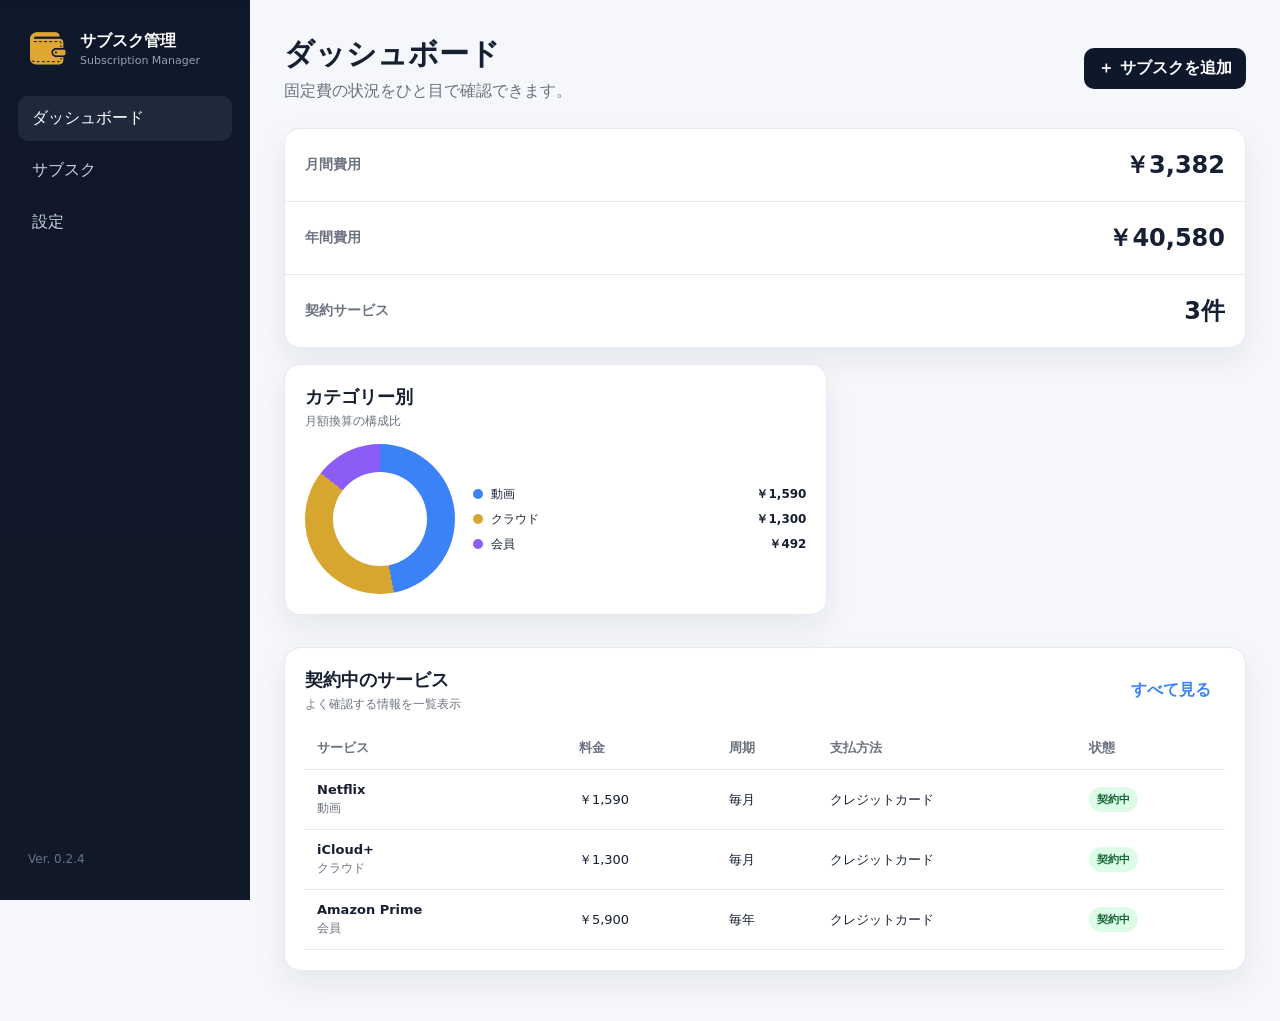
<file: index.html>
<!doctype html>
<html lang="ja">
<head>
  <meta charset="utf-8" />
  <meta name="viewport" content="width=device-width, initial-scale=1" />
  <meta name="theme-color" content="#0f172a" />
  <meta name="mobile-web-app-capable" content="yes" />
  <meta name="apple-mobile-web-app-capable" content="yes" />
  <meta name="apple-mobile-web-app-status-bar-style" content="black-translucent" />
  <meta name="apple-mobile-web-app-title" content="サブスク管理" />
  <title>サブスク管理</title>
  <link rel="manifest" href="manifest.json?v=014" />
  <link rel="icon" type="image/png" href="app_icon.png?v=014" />
  <link rel="apple-touch-icon" sizes="180x180" href="icons/apple-touch-icon.png?v=014" />
  <link rel="stylesheet" href="styles.css?v=014" />
</head>
<body>
  <div class="app-shell">
    <aside class="sidebar">
      <div class="brand">
        <div class="brand-mark"><img src="app_icon.png?v=014" alt="サブスク管理" /></div>
        <div>
          <div class="brand-title">サブスク管理</div>
          <div class="brand-sub">Subscription Manager</div>
        </div>
      </div>
      <nav id="sideNav" class="nav-list">
        <button class="nav-item active" data-view="dashboard">ダッシュボード</button>
        <button class="nav-item" data-view="subscriptions">サブスク</button>
        <button class="nav-item" data-view="settings">設定</button>
      </nav>
      <div class="sidebar-footer">Ver. 0.2.4</div>
    </aside>

    <main class="main">
      <header class="topbar">
        <div>
          <h1 id="pageTitle">ダッシュボード</h1>
          <p id="pageSubtitle">固定費の状況をひと目で確認できます。</p>
        </div>
        <button id="addSubscriptionBtn" class="primary-btn">＋ サブスクを追加</button>
      </header>

      <section id="dashboard" class="view active">
        <article class="summary-card">
          <div class="summary-metric">
            <span>月間費用</span>
            <strong id="monthlyTotal">¥0</strong>
          </div>
          <div class="summary-metric">
            <span>年間費用</span>
            <strong id="yearlyTotal">¥0</strong>
          </div>
          <div class="summary-metric">
            <span>契約サービス</span>
            <strong id="activeCount">0件</strong>
          </div>
        </article>

        <div class="two-column">
          <article class="panel">
            <div class="panel-head"><div><h2>カテゴリー別</h2><p>月額換算の構成比</p></div></div>
            <div class="donut-wrap"><div id="categoryDonut" class="donut"></div><div id="categoryLegend" class="legend"></div></div>
          </article>
        </div>

        <article class="panel">
          <div class="panel-head"><div><h2>契約中のサービス</h2><p>よく確認する情報を一覧表示</p></div><button class="text-btn" data-jump="subscriptions">すべて見る</button></div>
          <div id="dashboardSubscriptions" class="table-wrap"></div>
        </article>
      </section>

      <section id="subscriptions" class="view">
        <div class="toolbar">
          <input id="searchInput" class="input" type="search" placeholder="サービス名を検索" />
          <select id="statusFilter" class="input"><option value="all">すべての状態</option><option value="active">契約中</option><option value="planned">解約予定</option><option value="inactive">停止中</option></select>
          <select id="categoryFilter" class="input"><option value="all">すべてのカテゴリー</option></select>
          <select id="sortSelect" class="input"><option value="priceDesc">金額が高い順</option><option value="name">サービス名順</option></select>
        </div>
        <article class="panel"><div id="subscriptionTable" class="table-wrap"></div></article>
      </section>

      <section id="settings" class="view">
        <div class="settings-grid">
          <article class="panel">
            <div class="panel-head"><div><h2>表示設定</h2><p>この端末に保存されます。</p></div></div>
            <label class="field"><span>テーマ</span><select id="themeSelect" class="input"><option value="light">ライト</option><option value="dark">ダーク</option></select></label>
            <label class="field"><span>基本通貨</span><select id="currencySelect" class="input"><option value="JPY">JPY（円）</option><option value="USD">USD（米ドル）</option><option value="EUR">EUR（ユーロ）</option></select></label>
          </article>
          <article class="panel">
            <div class="panel-head"><div><h2>データ管理</h2><p>バックアップと復元</p></div></div>
            <div class="action-stack">
              <button id="backupBtn" class="secondary-btn">JSONバックアップ</button>
              <label class="secondary-btn file-btn">JSONから復元<input id="restoreInput" type="file" accept="application/json" hidden></label>
              <button id="resetBtn" class="danger-btn">すべてのデータを削除</button>
            </div>
          </article>
        </div>
      </section>
    </main>
  </div>

  <nav class="mobile-nav">
    <button class="mobile-nav-item active" data-view="dashboard">ホーム</button>
    <button class="mobile-nav-item" data-view="subscriptions">サブスク</button>
    <button class="mobile-nav-item" data-view="settings">設定</button>
  </nav>

  <dialog id="subscriptionDialog" class="dialog">
    <form id="subscriptionForm" method="dialog">
      <div class="dialog-head"><div><h2 id="dialogTitle">サブスクを追加</h2><p>契約情報を入力してください。</p></div><button type="button" id="closeDialogBtn" class="icon-btn">×</button></div>
      <input type="hidden" id="subscriptionId" />
      <div class="form-grid">
        <label class="field full"><span>サービス名 *</span><input id="nameInput" class="input" required /></label>
        <label class="field"><span>カテゴリー</span><input id="categoryInput" class="input" list="categoryList" placeholder="例：動画" /><datalist id="categoryList"></datalist></label>
        <label class="field"><span>支払方法</span><input id="paymentMethodInput" class="input" list="paymentMethodList" placeholder="例：楽天カード" /><datalist id="paymentMethodList"></datalist></label>
        <label class="field"><span>料金 *</span><input id="priceInput" class="input" type="number" min="0" step="1" required /></label>
        <label class="field"><span>通貨</span><select id="itemCurrencyInput" class="input"><option>JPY</option><option>USD</option><option>EUR</option></select></label>
        <label class="field"><span>支払周期</span><select id="cycleInput" class="input"><option value="monthly">毎月</option><option value="yearly">毎年</option><option value="weekly">毎週</option><option value="custom">カスタム</option></select></label>
        <label class="field custom-cycle hidden"><span>カスタム間隔</span><input id="customIntervalInput" class="input" type="number" min="1" value="2" /></label>
        <label class="field custom-cycle hidden"><span>単位</span><select id="customUnitInput" class="input"><option value="months">か月</option><option value="days">日</option><option value="years">年</option></select></label>
        <label class="field"><span>契約開始日</span><input id="startDateInput" class="input" type="date" /></label>
        <label class="field"><span>状態</span><select id="statusInput" class="input"><option value="active">契約中</option><option value="planned">解約予定</option><option value="inactive">停止中</option></select></label>
        <label class="field full"><span>メモ</span><textarea id="memoInput" class="input" rows="3" placeholder="任意"></textarea></label>
      </div>
      <div class="dialog-actions"><button type="button" id="cancelDialogBtn" class="secondary-btn">キャンセル</button><button type="submit" class="primary-btn">保存</button></div>
    </form>
  </dialog>

  <div id="toast" class="toast"></div>
  <script src="app.js?v=014"></script>
  <script>
    if ('serviceWorker' in navigator) {
      window.addEventListener('load', () => navigator.serviceWorker.register('./sw.js?v=014').catch(() => {}));
    }
  </script>
</body>
</html>
</file>
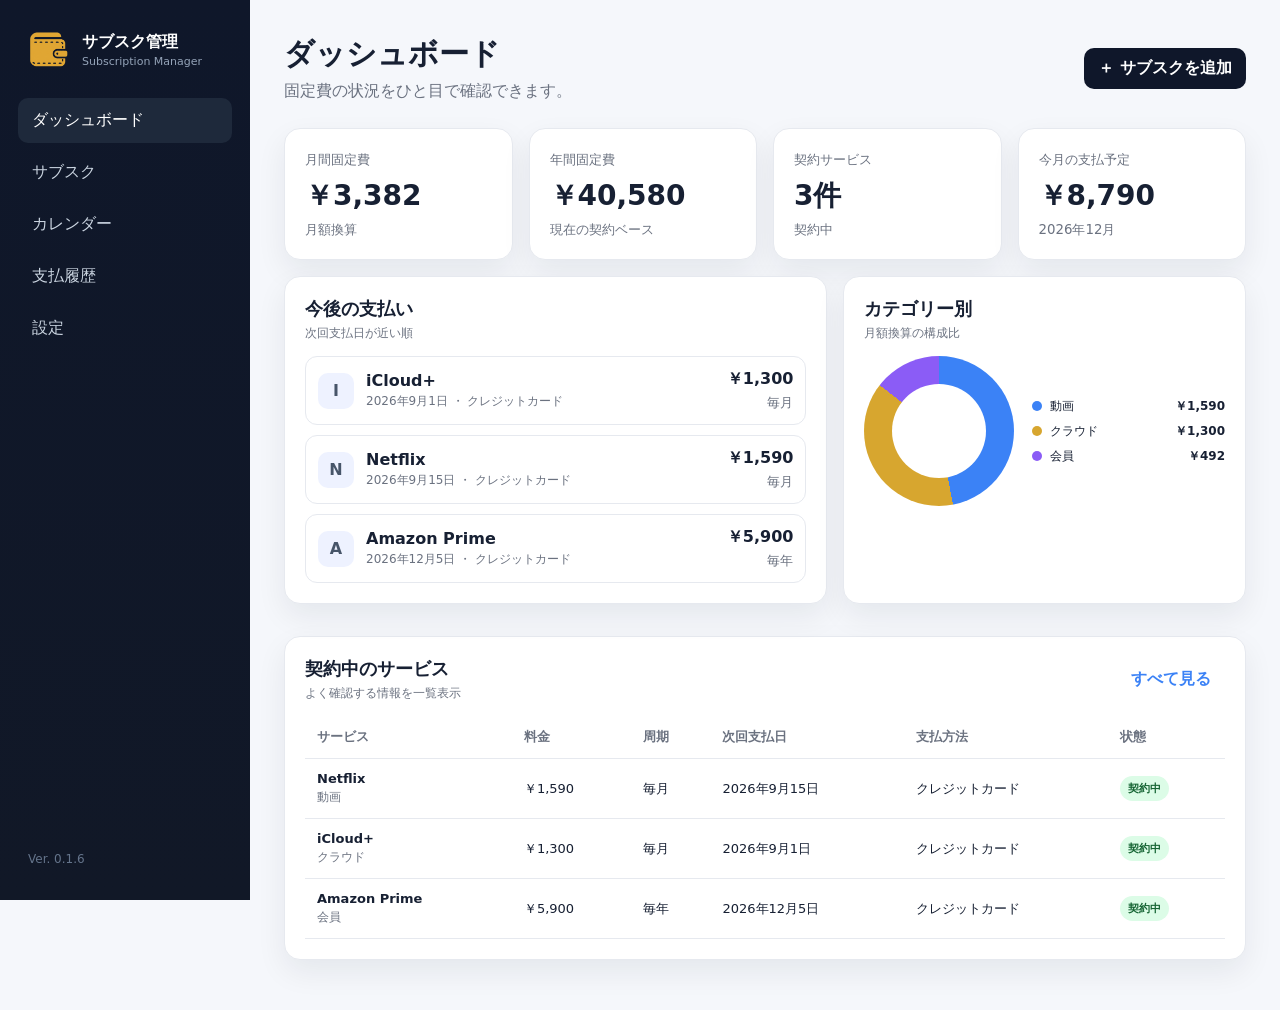
<file: subscription-manager-web/index.html>
<!doctype html>
<html lang="ja">
<head>
  <meta charset="utf-8" />
  <meta name="viewport" content="width=device-width, initial-scale=1" />
  <meta name="theme-color" content="#0f172a" />
  <title>サブスク管理</title>
  <link rel="icon" type="image/png" href="assets/app_icon.png" />
  <link rel="apple-touch-icon" href="assets/app_icon.png" />
  <link rel="stylesheet" href="styles.css" />
</head>
<body>
  <div class="app-shell">
    <aside class="sidebar">
      <div class="brand">
        <div class="brand-mark"><img src="assets/app_icon.png" alt="" /></div>
        <div>
          <div class="brand-title">サブスク管理</div>
          <div class="brand-sub">Subscription Manager</div>
        </div>
      </div>
      <nav id="sideNav" class="nav-list">
        <button class="nav-item active" data-view="dashboard">ダッシュボード</button>
        <button class="nav-item" data-view="subscriptions">サブスク</button>
        <button class="nav-item" data-view="calendar">カレンダー</button>
        <button class="nav-item" data-view="history">支払履歴</button>
        <button class="nav-item" data-view="settings">設定</button>
      </nav>
      <div class="sidebar-footer">Ver. 0.1.6</div>
    </aside>

    <main class="main">
      <header class="topbar">
        <div>
          <h1 id="pageTitle">ダッシュボード</h1>
          <p id="pageSubtitle">固定費の状況をひと目で確認できます。</p>
        </div>
        <button id="addSubscriptionBtn" class="primary-btn">＋ サブスクを追加</button>
      </header>

      <section id="dashboard" class="view active">
        <div class="stats-grid">
          <article class="stat-card"><span>月間固定費</span><strong id="monthlyTotal">¥0</strong><small>月額換算</small></article>
          <article class="stat-card"><span>年間固定費</span><strong id="yearlyTotal">¥0</strong><small>現在の契約ベース</small></article>
          <article class="stat-card"><span>契約サービス</span><strong id="activeCount">0件</strong><small>契約中</small></article>
          <article class="stat-card"><span>今月の支払予定</span><strong id="thisMonthTotal">¥0</strong><small id="thisMonthLabel"></small></article>
        </div>

        <div class="two-column">
          <article class="panel">
            <div class="panel-head"><div><h2>今後の支払い</h2><p>次回支払日が近い順</p></div></div>
            <div id="upcomingList" class="list"></div>
          </article>
          <article class="panel">
            <div class="panel-head"><div><h2>カテゴリー別</h2><p>月額換算の構成比</p></div></div>
            <div class="donut-wrap"><div id="categoryDonut" class="donut"></div><div id="categoryLegend" class="legend"></div></div>
          </article>
        </div>

        <article class="panel">
          <div class="panel-head"><div><h2>契約中のサービス</h2><p>よく確認する情報を一覧表示</p></div><button class="text-btn" data-jump="subscriptions">すべて見る</button></div>
          <div id="dashboardSubscriptions" class="table-wrap"></div>
        </article>
      </section>

      <section id="subscriptions" class="view">
        <div class="toolbar">
          <input id="searchInput" class="input" type="search" placeholder="サービス名を検索" />
          <select id="statusFilter" class="input"><option value="all">すべての状態</option><option value="active">契約中</option><option value="planned">解約予定</option><option value="inactive">停止中</option></select>
          <select id="categoryFilter" class="input"><option value="all">すべてのカテゴリー</option></select>
          <select id="sortSelect" class="input"><option value="next">次回支払日順</option><option value="priceDesc">金額が高い順</option><option value="name">サービス名順</option></select>
        </div>
        <article class="panel"><div id="subscriptionTable" class="table-wrap"></div></article>
      </section>

      <section id="calendar" class="view">
        <article class="panel">
          <div class="calendar-head">
            <button id="prevMonth" class="icon-btn">‹</button>
            <h2 id="calendarTitle"></h2>
            <button id="nextMonth" class="icon-btn">›</button>
          </div>
          <div class="calendar-week"><span>日</span><span>月</span><span>火</span><span>水</span><span>木</span><span>金</span><span>土</span></div>
          <div id="calendarGrid" class="calendar-grid"></div>
        </article>
      </section>

      <section id="history" class="view">
        <article class="panel">
          <div class="panel-head"><div><h2>支払履歴</h2><p>「支払済みにする」で履歴に追加されます。</p></div><button id="exportCsvBtn" class="secondary-btn">CSV出力</button></div>
          <div id="historyTable" class="table-wrap"></div>
        </article>
      </section>

      <section id="settings" class="view">
        <div class="settings-grid">
          <article class="panel">
            <div class="panel-head"><div><h2>表示設定</h2><p>この端末に保存されます。</p></div></div>
            <label class="field"><span>テーマ</span><select id="themeSelect" class="input"><option value="light">ライト</option><option value="dark">ダーク</option></select></label>
            <label class="field"><span>基本通貨</span><select id="currencySelect" class="input"><option value="JPY">JPY（円）</option><option value="USD">USD（米ドル）</option><option value="EUR">EUR（ユーロ）</option></select></label>
          </article>
          <article class="panel">
            <div class="panel-head"><div><h2>データ管理</h2><p>バックアップと復元</p></div></div>
            <div class="action-stack">
              <button id="backupBtn" class="secondary-btn">JSONバックアップ</button>
              <label class="secondary-btn file-btn">JSONから復元<input id="restoreInput" type="file" accept="application/json" hidden></label>
              <button id="resetBtn" class="danger-btn">すべてのデータを削除</button>
            </div>
          </article>
        </div>
      </section>
    </main>
  </div>

  <nav class="mobile-nav">
    <button class="mobile-nav-item active" data-view="dashboard">ホーム</button>
    <button class="mobile-nav-item" data-view="subscriptions">サブスク</button>
    <button class="mobile-nav-item" data-view="calendar">予定</button>
    <button class="mobile-nav-item" data-view="settings">設定</button>
  </nav>

  <dialog id="subscriptionDialog" class="dialog">
    <form id="subscriptionForm" method="dialog">
      <div class="dialog-head"><div><h2 id="dialogTitle">サブスクを追加</h2><p>契約情報を入力してください。</p></div><button type="button" id="closeDialogBtn" class="icon-btn">×</button></div>
      <input type="hidden" id="subscriptionId" />
      <div class="form-grid">
        <label class="field full"><span>サービス名 *</span><input id="nameInput" class="input" required /></label>
        <label class="field"><span>カテゴリー</span><input id="categoryInput" class="input" list="categoryList" placeholder="例：動画" /><datalist id="categoryList"></datalist></label>
        <label class="field"><span>支払方法</span><input id="paymentMethodInput" class="input" list="paymentMethodList" placeholder="例：楽天カード" /><datalist id="paymentMethodList"></datalist></label>
        <label class="field"><span>料金 *</span><input id="priceInput" class="input" type="number" min="0" step="1" required /></label>
        <label class="field"><span>通貨</span><select id="itemCurrencyInput" class="input"><option>JPY</option><option>USD</option><option>EUR</option></select></label>
        <label class="field"><span>支払周期</span><select id="cycleInput" class="input"><option value="monthly">毎月</option><option value="yearly">毎年</option><option value="weekly">毎週</option><option value="custom">カスタム</option></select></label>
        <label class="field custom-cycle hidden"><span>カスタム間隔</span><input id="customIntervalInput" class="input" type="number" min="1" value="2" /></label>
        <label class="field custom-cycle hidden"><span>単位</span><select id="customUnitInput" class="input"><option value="months">か月</option><option value="days">日</option><option value="years">年</option></select></label>
        <label class="field"><span>契約開始日</span><input id="startDateInput" class="input" type="date" /></label>
        <label class="field"><span>次回支払日 *</span><input id="nextDateInput" class="input" type="date" required /></label>
        <label class="field"><span>状態</span><select id="statusInput" class="input"><option value="active">契約中</option><option value="planned">解約予定</option><option value="inactive">停止中</option></select></label>
        <label class="field full"><span>メモ</span><textarea id="memoInput" class="input" rows="3" placeholder="任意"></textarea></label>
      </div>
      <div class="dialog-actions"><button type="button" id="cancelDialogBtn" class="secondary-btn">キャンセル</button><button type="submit" class="primary-btn">保存</button></div>
    </form>
  </dialog>

  <div id="toast" class="toast"></div>
  <script src="app.js"></script>
</body>
</html>
</file>
<file: styles.css>
:root{--bg:#f5f7fb;--panel:#fff;--text:#172033;--muted:#6b7280;--line:#e6e9ef;--nav:#0f172a;--nav2:#1e293b;--accent:#3b82f6;--accent2:#d7a62f;--danger:#c24141;--shadow:0 12px 30px rgba(15,23,42,.07)}
*{box-sizing:border-box}html,body{margin:0;font-family:Inter,"Noto Sans JP",system-ui,-apple-system,BlinkMacSystemFont,"Segoe UI",sans-serif;background:var(--bg);color:var(--text)}button,input,select,textarea{font:inherit}button{cursor:pointer}.app-shell{display:grid;grid-template-columns:250px 1fr;min-height:100vh}.sidebar{background:linear-gradient(180deg,var(--nav),#111827);color:#fff;padding:24px 18px;display:flex;flex-direction:column;position:sticky;top:0;height:100vh}.brand{display:flex;gap:12px;align-items:center;padding:4px 8px 26px}.brand-mark{width:42px;height:42px;display:grid;place-items:center;flex:0 0 42px;background:transparent}.brand-mark img{display:block;width:42px;height:42px;object-fit:contain;background:transparent}.brand-title{font-weight:800}.brand-sub{font-size:11px;color:#94a3b8;margin-top:2px}.nav-list{display:grid;gap:7px}.nav-item{border:0;background:transparent;color:#cbd5e1;text-align:left;padding:12px 14px;border-radius:10px}.nav-item:hover,.nav-item.active{background:var(--nav2);color:#fff}.sidebar-footer{margin-top:auto;color:#64748b;font-size:12px;padding:10px}.main{padding:34px;min-width:0}.topbar{display:flex;justify-content:space-between;align-items:center;gap:20px;margin-bottom:26px}.topbar h1{margin:0;font-size:30px}.topbar p{margin:6px 0 0;color:var(--muted)}.primary-btn,.secondary-btn,.danger-btn,.text-btn,.icon-btn{border:0;border-radius:10px;padding:10px 14px}.primary-btn{background:var(--nav);color:white;font-weight:700}.secondary-btn{background:#eef2f7;color:var(--text);font-weight:700}.danger-btn{background:#fee2e2;color:#991b1b;font-weight:700}.text-btn{background:transparent;color:var(--accent);font-weight:700}.icon-btn{width:38px;height:38px;padding:0;background:#eef2f7;font-size:22px}.view{display:none}.view.active{display:block}.stats-grid{display:grid;grid-template-columns:repeat(4,minmax(0,1fr));gap:16px;margin-bottom:16px}.stat-card,.panel{background:var(--panel);border:1px solid var(--line);border-radius:16px;box-shadow:var(--shadow)}.stat-card{padding:20px}.stat-card span{color:var(--muted);font-size:13px}.stat-card strong{display:block;font-size:28px;margin:8px 0 4px}.stat-card small{color:var(--muted)}.summary-card{display:grid;grid-template-columns:1fr;background:var(--panel);border:1px solid var(--line);border-radius:16px;box-shadow:var(--shadow);margin-bottom:16px;overflow:hidden}.summary-metric{padding:20px;min-width:0;display:grid;grid-template-columns:minmax(120px,1fr) auto;gap:20px;align-items:center}.summary-metric+.summary-metric{border-top:1px solid var(--line)}.summary-metric span{color:var(--muted);font-size:14px;font-weight:700}.summary-metric strong{display:block;font-size:24px;margin:0;white-space:nowrap;text-align:right;overflow:hidden;text-overflow:ellipsis}.two-column{display:grid;grid-template-columns:1.35fr 1fr;gap:16px;margin-bottom:16px}.panel{padding:20px;margin-bottom:16px}.panel-head{display:flex;justify-content:space-between;align-items:center;margin-bottom:14px}.panel h2{font-size:18px;margin:0}.panel p{font-size:12px;color:var(--muted);margin:4px 0 0}.list{display:grid;gap:10px}.list-item{display:grid;grid-template-columns:1fr auto;gap:12px;padding:12px;border:1px solid var(--line);border-radius:12px}.list-main{display:flex;gap:12px;align-items:center}.service-icon{width:36px;height:36px;border-radius:10px;background:#eef2ff;display:grid;place-items:center;font-weight:800;color:#475569;flex:0 0 auto}.item-title{font-weight:700}.item-meta{color:var(--muted);font-size:12px;margin-top:3px}.item-value{text-align:right;font-weight:800}.item-value small{display:block;color:var(--muted);font-weight:500;margin-top:4px}.table-wrap{overflow:auto}.data-table{width:100%;border-collapse:collapse;min-width:720px}.data-table th,.data-table td{padding:12px;border-bottom:1px solid var(--line);text-align:left;font-size:13px}.data-table th{color:var(--muted);font-weight:700}.status-pill{display:inline-block;padding:5px 8px;border-radius:999px;font-size:11px;font-weight:700;background:#dcfce7;color:#166534}.status-pill.planned{background:#fef3c7;color:#92400e}.status-pill.inactive{background:#e5e7eb;color:#4b5563}.row-actions{display:flex;gap:6px}.mini-btn{border:0;background:#eef2f7;border-radius:8px;padding:7px 9px;font-size:12px}.toolbar{display:flex;gap:10px;flex-wrap:wrap;margin-bottom:14px}.input{border:1px solid #d9dee7;background:#fff;color:#111827;border-radius:10px;padding:10px 12px;outline:none}.input:focus{border-color:#94a3b8;box-shadow:0 0 0 3px rgba(59,130,246,.08)}.toolbar .input{min-width:170px}.calendar-head{display:flex;align-items:center;justify-content:center;gap:18px;margin-bottom:18px}.calendar-head h2{min-width:180px;text-align:center}.calendar-week,.calendar-grid{display:grid;grid-template-columns:repeat(7,1fr)}.calendar-week span{padding:8px;text-align:center;color:var(--muted);font-size:12px}.calendar-day{min-height:112px;border-top:1px solid var(--line);border-right:1px solid var(--line);padding:8px;background:var(--panel)}.calendar-day:nth-child(7n+1){border-left:1px solid var(--line)}.calendar-day .num{font-size:12px;color:var(--muted)}.calendar-day.outside{opacity:.35}.calendar-entry{margin-top:7px;padding:6px 7px;border-radius:7px;background:#eef2ff;font-size:11px;white-space:nowrap;overflow:hidden;text-overflow:ellipsis}.donut-wrap{display:grid;grid-template-columns:150px 1fr;gap:18px;align-items:center}.donut{width:150px;height:150px;border-radius:50%;background:conic-gradient(#e5e7eb 0 100%);position:relative}.donut::after{content:"";position:absolute;inset:28px;border-radius:50%;background:var(--panel)}.legend{display:grid;gap:8px}.legend-row{display:grid;grid-template-columns:10px 1fr auto;gap:8px;align-items:center;font-size:12px}.legend-dot{width:10px;height:10px;border-radius:50%}.bars{display:grid;gap:12px}.bar-row{display:grid;grid-template-columns:110px 1fr 90px;gap:10px;align-items:center;font-size:12px}.bar-track{height:10px;background:#eef2f7;border-radius:999px;overflow:hidden}.bar-fill{height:100%;background:#64748b;border-radius:999px}.bar-value{text-align:right;font-weight:700}.settings-grid{display:grid;grid-template-columns:1fr 1fr;gap:16px}.field{display:grid;gap:7px;margin-bottom:14px}.field span{font-size:12px;font-weight:700;color:var(--muted)}.action-stack{display:grid;gap:10px;max-width:320px}.file-btn{text-align:center}.dialog{border:0;border-radius:18px;width:min(720px,calc(100vw - 28px));padding:0;box-shadow:0 30px 90px rgba(0,0,0,.25)}.dialog::backdrop{background:rgba(15,23,42,.55)}.dialog form{padding:22px}.dialog-head{display:flex;justify-content:space-between;align-items:flex-start;margin-bottom:18px}.dialog-head h2{margin:0}.dialog-head p{margin:4px 0 0;color:var(--muted);font-size:12px}.form-grid{display:grid;grid-template-columns:1fr 1fr;gap:0 14px}.field.full{grid-column:1/-1}.dialog-actions{display:flex;justify-content:flex-end;gap:10px;margin-top:18px}.hidden{display:none!important}.toast{position:fixed;right:24px;bottom:24px;background:#111827;color:white;padding:12px 16px;border-radius:10px;opacity:0;transform:translateY(10px);pointer-events:none;transition:.2s}.toast.show{opacity:1;transform:none}.mobile-nav{display:none}.empty{padding:30px;text-align:center;color:var(--muted)}
body.dark{--bg:#0b1220;--panel:#111827;--text:#e5e7eb;--muted:#94a3b8;--line:#263244;--shadow:none}.dark .input{background:#0f172a;color:#e5e7eb;border-color:#334155}.dark .secondary-btn,.dark .icon-btn,.dark .mini-btn{background:#1f2937;color:#e5e7eb}.dark .calendar-entry{background:#1e293b}.dark .service-icon{background:#1e293b;color:#cbd5e1}.dark .bar-track{background:#1f2937}.dark .donut::after{background:var(--panel)}
@media(max-width:1050px){.stats-grid{grid-template-columns:repeat(2,1fr)}.two-column{grid-template-columns:1fr}.settings-grid{grid-template-columns:1fr}}
@media(max-width:760px){.app-shell{display:block}.sidebar{display:none}.main{padding:20px 14px calc(112px + env(safe-area-inset-bottom))}.topbar{align-items:flex-start}.topbar h1{font-size:24px}.topbar p{font-size:12px}.topbar .primary-btn{padding:10px;font-size:12px}.stats-grid{grid-template-columns:1fr 1fr}.stat-card{padding:15px}.stat-card strong{font-size:22px}.summary-metric{padding:16px 14px;grid-template-columns:minmax(105px,1fr) auto;gap:12px}.summary-metric strong{font-size:20px}.summary-metric span{font-size:13px}.panel{padding:14px}.donut-wrap{grid-template-columns:120px 1fr}.donut{width:120px;height:120px}.donut::after{inset:24px}.calendar-day{min-height:85px;padding:5px}.calendar-entry{font-size:10px;padding:4px}.mobile-nav{display:grid;grid-template-columns:repeat(3,1fr);position:fixed;z-index:20;left:0;right:0;bottom:0;min-height:88px;padding:6px 4px calc(6px + env(safe-area-inset-bottom));background:#0f172a;border-top:1px solid #1e293b;box-shadow:0 -8px 24px rgba(15,23,42,.12)}.mobile-nav-item{border:0;background:transparent;color:#94a3b8;min-height:72px;padding:16px 4px;font-size:12px;font-weight:700;border-radius:12px;display:flex;align-items:center;justify-content:center;touch-action:manipulation;-webkit-tap-highlight-color:transparent}.mobile-nav-item:active{background:#1e293b}.mobile-nav-item.active{color:#fff;background:rgba(255,255,255,.06)}.form-grid{grid-template-columns:1fr}.field.full{grid-column:auto}.toast{left:14px;right:14px;bottom:calc(102px + env(safe-area-inset-bottom))}.bar-row{grid-template-columns:90px 1fr 75px}}
</file>
<file: subscription-manager-web/styles.css>
:root{--bg:#f5f7fb;--panel:#fff;--text:#172033;--muted:#6b7280;--line:#e6e9ef;--nav:#0f172a;--nav2:#1e293b;--accent:#3b82f6;--accent2:#d7a62f;--danger:#c24141;--shadow:0 12px 30px rgba(15,23,42,.07)}
*{box-sizing:border-box}html,body{margin:0;font-family:Inter,"Noto Sans JP",system-ui,-apple-system,BlinkMacSystemFont,"Segoe UI",sans-serif;background:var(--bg);color:var(--text)}button,input,select,textarea{font:inherit}button{cursor:pointer}.app-shell{display:grid;grid-template-columns:250px 1fr;min-height:100vh}.sidebar{background:linear-gradient(180deg,var(--nav),#111827);color:#fff;padding:24px 18px;display:flex;flex-direction:column;position:sticky;top:0;height:100vh}.brand{display:flex;gap:12px;align-items:center;padding:4px 8px 26px}.brand-mark{width:44px;height:44px;display:grid;place-items:center;flex:0 0 auto}.brand-mark img{display:block;width:44px;height:44px;object-fit:contain}.brand-title{font-weight:800}.brand-sub{font-size:11px;color:#94a3b8;margin-top:2px}.nav-list{display:grid;gap:7px}.nav-item{border:0;background:transparent;color:#cbd5e1;text-align:left;padding:12px 14px;border-radius:10px}.nav-item:hover,.nav-item.active{background:var(--nav2);color:#fff}.sidebar-footer{margin-top:auto;color:#64748b;font-size:12px;padding:10px}.main{padding:34px;min-width:0}.topbar{display:flex;justify-content:space-between;align-items:center;gap:20px;margin-bottom:26px}.topbar h1{margin:0;font-size:30px}.topbar p{margin:6px 0 0;color:var(--muted)}.primary-btn,.secondary-btn,.danger-btn,.text-btn,.icon-btn{border:0;border-radius:10px;padding:10px 14px}.primary-btn{background:var(--nav);color:white;font-weight:700}.secondary-btn{background:#eef2f7;color:var(--text);font-weight:700}.danger-btn{background:#fee2e2;color:#991b1b;font-weight:700}.text-btn{background:transparent;color:var(--accent);font-weight:700}.icon-btn{width:38px;height:38px;padding:0;background:#eef2f7;font-size:22px}.view{display:none}.view.active{display:block}.stats-grid{display:grid;grid-template-columns:repeat(4,minmax(0,1fr));gap:16px;margin-bottom:16px}.stat-card,.panel{background:var(--panel);border:1px solid var(--line);border-radius:16px;box-shadow:var(--shadow)}.stat-card{padding:20px}.stat-card span{color:var(--muted);font-size:13px}.stat-card strong{display:block;font-size:28px;margin:8px 0 4px}.stat-card small{color:var(--muted)}.two-column{display:grid;grid-template-columns:1.35fr 1fr;gap:16px;margin-bottom:16px}.panel{padding:20px;margin-bottom:16px}.panel-head{display:flex;justify-content:space-between;align-items:center;margin-bottom:14px}.panel h2{font-size:18px;margin:0}.panel p{font-size:12px;color:var(--muted);margin:4px 0 0}.list{display:grid;gap:10px}.list-item{display:grid;grid-template-columns:1fr auto;gap:12px;padding:12px;border:1px solid var(--line);border-radius:12px}.list-main{display:flex;gap:12px;align-items:center}.service-icon{width:36px;height:36px;border-radius:10px;background:#eef2ff;display:grid;place-items:center;font-weight:800;color:#475569;flex:0 0 auto}.item-title{font-weight:700}.item-meta{color:var(--muted);font-size:12px;margin-top:3px}.item-value{text-align:right;font-weight:800}.item-value small{display:block;color:var(--muted);font-weight:500;margin-top:4px}.table-wrap{overflow:auto}.data-table{width:100%;border-collapse:collapse;min-width:720px}.data-table th,.data-table td{padding:12px;border-bottom:1px solid var(--line);text-align:left;font-size:13px}.data-table th{color:var(--muted);font-weight:700}.status-pill{display:inline-block;padding:5px 8px;border-radius:999px;font-size:11px;font-weight:700;background:#dcfce7;color:#166534}.status-pill.planned{background:#fef3c7;color:#92400e}.status-pill.inactive{background:#e5e7eb;color:#4b5563}.row-actions{display:flex;gap:6px}.mini-btn{border:0;background:#eef2f7;border-radius:8px;padding:7px 9px;font-size:12px}.toolbar{display:flex;gap:10px;flex-wrap:wrap;margin-bottom:14px}.input{border:1px solid #d9dee7;background:#fff;color:#111827;border-radius:10px;padding:10px 12px;outline:none}.input:focus{border-color:#94a3b8;box-shadow:0 0 0 3px rgba(59,130,246,.08)}.toolbar .input{min-width:170px}.calendar-head{display:flex;align-items:center;justify-content:center;gap:18px;margin-bottom:18px}.calendar-head h2{min-width:180px;text-align:center}.calendar-week,.calendar-grid{display:grid;grid-template-columns:repeat(7,1fr)}.calendar-week span{padding:8px;text-align:center;color:var(--muted);font-size:12px}.calendar-day{min-height:112px;border-top:1px solid var(--line);border-right:1px solid var(--line);padding:8px;background:var(--panel)}.calendar-day:nth-child(7n+1){border-left:1px solid var(--line)}.calendar-day .num{font-size:12px;color:var(--muted)}.calendar-day.outside{opacity:.35}.calendar-entry{margin-top:7px;padding:6px 7px;border-radius:7px;background:#eef2ff;font-size:11px;white-space:nowrap;overflow:hidden;text-overflow:ellipsis}.donut-wrap{display:grid;grid-template-columns:150px 1fr;gap:18px;align-items:center}.donut{width:150px;height:150px;border-radius:50%;background:conic-gradient(#e5e7eb 0 100%);position:relative}.donut::after{content:"";position:absolute;inset:28px;border-radius:50%;background:var(--panel)}.legend{display:grid;gap:8px}.legend-row{display:grid;grid-template-columns:10px 1fr auto;gap:8px;align-items:center;font-size:12px}.legend-dot{width:10px;height:10px;border-radius:50%}.bars{display:grid;gap:12px}.bar-row{display:grid;grid-template-columns:110px 1fr 90px;gap:10px;align-items:center;font-size:12px}.bar-track{height:10px;background:#eef2f7;border-radius:999px;overflow:hidden}.bar-fill{height:100%;background:#64748b;border-radius:999px}.bar-value{text-align:right;font-weight:700}.settings-grid{display:grid;grid-template-columns:1fr 1fr;gap:16px}.field{display:grid;gap:7px;margin-bottom:14px}.field span{font-size:12px;font-weight:700;color:var(--muted)}.action-stack{display:grid;gap:10px;max-width:320px}.file-btn{text-align:center}.dialog{border:0;border-radius:18px;width:min(720px,calc(100vw - 28px));padding:0;box-shadow:0 30px 90px rgba(0,0,0,.25)}.dialog::backdrop{background:rgba(15,23,42,.55)}.dialog form{padding:22px}.dialog-head{display:flex;justify-content:space-between;align-items:flex-start;margin-bottom:18px}.dialog-head h2{margin:0}.dialog-head p{margin:4px 0 0;color:var(--muted);font-size:12px}.form-grid{display:grid;grid-template-columns:1fr 1fr;gap:0 14px}.field.full{grid-column:1/-1}.dialog-actions{display:flex;justify-content:flex-end;gap:10px;margin-top:18px}.hidden{display:none!important}.toast{position:fixed;right:24px;bottom:24px;background:#111827;color:white;padding:12px 16px;border-radius:10px;opacity:0;transform:translateY(10px);pointer-events:none;transition:.2s}.toast.show{opacity:1;transform:none}.mobile-nav{display:none}.empty{padding:30px;text-align:center;color:var(--muted)}
body.dark{--bg:#0b1220;--panel:#111827;--text:#e5e7eb;--muted:#94a3b8;--line:#263244;--shadow:none}.dark .input{background:#0f172a;color:#e5e7eb;border-color:#334155}.dark .secondary-btn,.dark .icon-btn,.dark .mini-btn{background:#1f2937;color:#e5e7eb}.dark .calendar-entry{background:#1e293b}.dark .service-icon{background:#1e293b;color:#cbd5e1}.dark .bar-track{background:#1f2937}.dark .donut::after{background:var(--panel)}
@media(max-width:1050px){.stats-grid{grid-template-columns:repeat(2,1fr)}.two-column{grid-template-columns:1fr}.settings-grid{grid-template-columns:1fr}}
@media(max-width:760px){.app-shell{display:block}.sidebar{display:none}.main{padding:20px 14px 88px}.topbar{align-items:flex-start}.topbar h1{font-size:24px}.topbar p{font-size:12px}.topbar .primary-btn{padding:10px;font-size:12px}.stats-grid{grid-template-columns:1fr 1fr}.stat-card{padding:15px}.stat-card strong{font-size:22px}.panel{padding:14px}.donut-wrap{grid-template-columns:120px 1fr}.donut{width:120px;height:120px}.donut::after{inset:24px}.calendar-day{min-height:85px;padding:5px}.calendar-entry{font-size:10px;padding:4px}.mobile-nav{display:grid;grid-template-columns:repeat(5,1fr);position:fixed;z-index:20;left:0;right:0;bottom:0;background:#0f172a;border-top:1px solid #1e293b}.mobile-nav-item{border:0;background:transparent;color:#94a3b8;padding:13px 4px;font-size:11px}.mobile-nav-item.active{color:#fff}.form-grid{grid-template-columns:1fr}.field.full{grid-column:auto}.toast{left:14px;right:14px;bottom:74px}.bar-row{grid-template-columns:90px 1fr 75px}}
</file>
